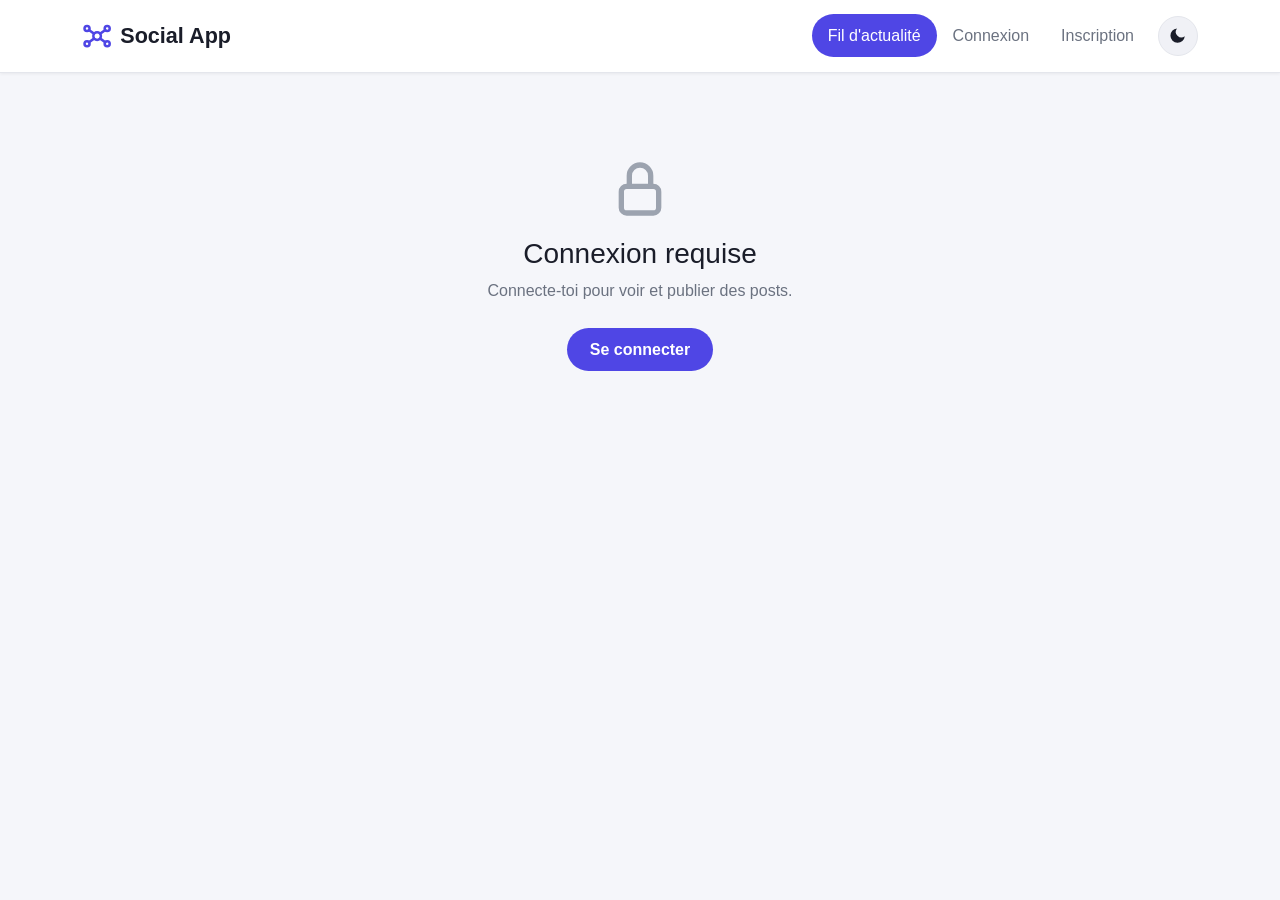
<file: frontend/index.html>
<!DOCTYPE html>
<html lang="fr">
<head>
    <meta charset="UTF-8" />
    <meta name="viewport" content="width=device-width, initial-scale=1.0" />
    <title>Fil d'actualité - Social App</title>
    <script>
        (function() {
            const saved = localStorage.getItem('theme') || 'light';
            document.documentElement.setAttribute('data-theme', saved);
        })();
    </script>
    <link href="https://cdn.jsdelivr.net/npm/bootstrap@5.3.0/dist/css/bootstrap.min.css" rel="stylesheet" />
    <link rel="stylesheet" href="css/style.css" />
</head>
<body>

    <nav class="navbar navbar-expand-lg">
        <div class="container">
            <a class="navbar-brand" href="index.html">
                <span class="icon" data-icon="hub"></span> Social App
            </a>
            <button class="navbar-toggler" type="button" data-bs-toggle="collapse" data-bs-target="#navbarNav">
                <span class="navbar-toggler-icon"></span>
            </button>
            <div class="collapse navbar-collapse" id="navbarNav">
                <ul class="navbar-nav ms-auto align-items-center">
                    <li class="nav-item"><a class="nav-link active" href="index.html">Fil d'actualité</a></li>
                    <li class="nav-item" id="profile-link"><a class="nav-link" href="profile.html">Mon profil</a></li>
                    <li class="nav-item" id="login-link"><a class="nav-link" href="login.html">Connexion</a></li>
                    <li class="nav-item" id="register-link"><a class="nav-link" href="register.html">Inscription</a></li>
                    <li class="nav-item" id="logout-link" style="display:none;"><a class="nav-link" href="#" id="logoutBtn">Déconnexion</a></li>
                    <li class="nav-item">
                        <button class="theme-toggle-btn ms-2" id="themeToggleBtn" title="Changer de theme">
                            <span class="icon" data-icon="dark_mode" id="themeIcon"></span>
                        </button>
                    </li>
                </ul>
            </div>
        </div>
    </nav>

    <main class="container my-4" style="max-width: 680px;">
        <div id="auth-required" class="empty-state d-none">
            <span class="icon" data-icon="lock" style="width:4rem;height:4rem;color:var(--text-light);margin:0 auto 1rem;"></span>
            <h3>Connexion requise</h3>
            <p>Connecte-toi pour voir et publier des posts.</p>
            <a href="login.html" class="btn btn-primary mt-2">Se connecter</a>
        </div>

        <div id="feed-content" class="d-none">
            <div class="create-post-box">
                <textarea id="postContent" placeholder="Quoi de neuf ?"></textarea>
                <div class="create-post-footer">
                    <button class="btn btn-primary" id="publishBtn">
                        <span class="icon" data-icon="send"></span> Publier
                    </button>
                </div>
            </div>

            <div id="loading-state" class="text-center py-4">
                <div class="spinner-border"></div>
            </div>

            <div id="posts-list"></div>

            <div id="no-posts" class="empty-state d-none">
                <span class="icon" data-icon="chat_bubble" style="width:4rem;height:4rem;color:var(--text-light);margin:0 auto 1rem;"></span>
                <h3>Aucun post pour l'instant</h3>
                <p>Suis des utilisateurs ou publie ton premier post !</p>
            </div>
        </div>
    </main>

    <script src="https://cdn.jsdelivr.net/npm/bootstrap@5.3.0/dist/js/bootstrap.bundle.min.js"></script>
    <script type="module">
        import { isAuthenticated, logout } from './js/auth.js';
        import { loadFeed, createPost, likePost, unlikePost, addComment } from './js/posts.js';
        import { getMyProfile, followUser, unfollowUser } from './js/profile.js';
        import { initTheme, toggleTheme, updateThemeIcon } from './js/theme.js';
        import { renderIcons } from './js/icons.js';

        let myProfile = null;

        const currentTheme = initTheme();
        const themeIcon = document.getElementById('themeIcon');
        updateThemeIcon(themeIcon, currentTheme);
        document.getElementById('themeToggleBtn').addEventListener('click', () => {
            updateThemeIcon(themeIcon, toggleTheme());
        });

        function updateAuthUI() {
            const isAuth = isAuthenticated();
            document.getElementById('login-link').style.display = isAuth ? 'none' : 'block';
            document.getElementById('register-link').style.display = isAuth ? 'none' : 'block';
            document.getElementById('profile-link').style.display = isAuth ? 'block' : 'none';
            document.getElementById('logout-link').style.display = isAuth ? 'block' : 'none';
            document.getElementById('auth-required').classList.toggle('d-none', isAuth);
            document.getElementById('feed-content').classList.toggle('d-none', !isAuth);
        }

        document.getElementById('logoutBtn')?.addEventListener('click', (e) => {
            e.preventDefault();
            logout();
            window.location.href = 'index.html';
        });

        function timeAgo(dateStr) {
            const diff = Math.floor((Date.now() - new Date(dateStr)) / 1000);
            if (diff < 60) return "à l'instant";
            if (diff < 3600) return `il y a ${Math.floor(diff / 60)} min`;
            if (diff < 86400) return `il y a ${Math.floor(diff / 3600)} h`;
            return new Date(dateStr).toLocaleDateString();
        }

        function initials(name) {
            return name.split(' ').map(n => n[0]).join('').substring(0, 2).toUpperCase();
        }

        function renderPost(post, myId) {
            const avatarHtml = post.author_avatar
                ? `<img src="${post.author_avatar}" class="post-avatar" style="object-fit:cover;">`
                : `<div class="post-avatar">${initials(post.author_name)}</div>`;

            const isOwnPost = post.author === myId;
            const followBtnHtml = isOwnPost ? '' : `
                <button class="btn-follow ${post.is_following_author ? 'following' : ''}" data-author-id="${post.author}">
                    ${post.is_following_author ? 'Abonné' : 'Suivre'}
                </button>
            `;

            return `
                <div class="post-card" data-post-id="${post.id}">
                    <div class="post-header">
                        <a href="profile.html?id=${post.author}" class="author-link">
                            ${avatarHtml}
                            <div>
                                <div class="post-author">${post.author_name}</div>
                                <div class="post-date">${timeAgo(post.created_at)}</div>
                            </div>
                        </a>
                        ${followBtnHtml}
                    </div>
                    <div class="post-content">${post.content}</div>
                    <div class="post-actions">
                        <button class="post-action-btn like-btn ${post.is_liked ? 'liked' : ''}" data-id="${post.id}">
                            <span class="icon" data-icon="${post.is_liked ? 'favorite_filled' : 'favorite'}"></span>
                            <span class="likes-count">${post.likes_count}</span>
                        </button>
                        <button class="post-action-btn toggle-comments-btn" data-id="${post.id}">
                            <span class="icon" data-icon="chat_bubble"></span>
                            <span>${post.comments.length}</span>
                        </button>
                    </div>
                    <div class="comments-section d-none" id="comments-${post.id}">
                        ${post.comments.map(c => `
                            <div class="comment-item">
                                <span class="comment-author">${c.author_name}</span> ${c.content}
                            </div>
                        `).join('')}
                        <div class="comment-form">
                            <input type="text" placeholder="Ajouter un commentaire..." class="comment-input" data-id="${post.id}">
                            <button class="submit-comment-btn" data-id="${post.id}">
                                <span class="icon" data-icon="send"></span>
                            </button>
                        </div>
                    </div>
                </div>
            `;
        }

        function attachPostEvents() {
            document.querySelectorAll('.like-btn').forEach(btn => {
                btn.addEventListener('click', async () => {
                    const id = btn.dataset.id;
                    const isLiked = btn.classList.contains('liked');
                    const countSpan = btn.querySelector('.likes-count');
                    const iconSpan = btn.querySelector('.icon');
                    let count = parseInt(countSpan.textContent);

                    if (isLiked) {
                        await unlikePost(id);
                        btn.classList.remove('liked');
                        iconSpan.dataset.icon = 'favorite';
                        countSpan.textContent = count - 1;
                    } else {
                        await likePost(id);
                        btn.classList.add('liked');
                        iconSpan.dataset.icon = 'favorite_filled';
                        countSpan.textContent = count + 1;
                    }
                    renderIcons(btn);
                });
            });

            document.querySelectorAll('.toggle-comments-btn').forEach(btn => {
                btn.addEventListener('click', () => {
                    const section = document.getElementById(`comments-${btn.dataset.id}`);
                    section.classList.toggle('d-none');
                });
            });

            document.querySelectorAll('.submit-comment-btn').forEach(btn => {
                btn.addEventListener('click', async () => {
                    const id = btn.dataset.id;
                    const input = document.querySelector(`.comment-input[data-id="${id}"]`);
                    const content = input.value.trim();
                    if (!content) return;

                    const success = await addComment(id, content);
                    if (success) {
                        input.value = '';
                        await refreshFeed();
                    }
                });
            });

            document.querySelectorAll('.btn-follow').forEach(btn => {
                btn.addEventListener('click', async () => {
                    const authorId = btn.dataset.authorId;
                    const isFollowing = btn.classList.contains('following');

                    if (isFollowing) {
                        await unfollowUser(authorId);
                        btn.classList.remove('following');
                        btn.textContent = 'Suivre';
                    } else {
                        await followUser(authorId);
                        btn.classList.add('following');
                        btn.textContent = 'Abonné';
                    }
                });
            });
        }

        async function refreshFeed() {
            const posts = await loadFeed();
            const container = document.getElementById('posts-list');
            const noPosts = document.getElementById('no-posts');

            document.getElementById('loading-state').classList.add('d-none');

            if (!posts || posts.length === 0) {
                container.innerHTML = '';
                noPosts.classList.remove('d-none');
                return;
            }
            noPosts.classList.add('d-none');
            container.innerHTML = posts.map(p => renderPost(p, myProfile ? myProfile.id : null)).join('');
            renderIcons(container);
            attachPostEvents();
        }

        document.getElementById('publishBtn').addEventListener('click', async () => {
            const textarea = document.getElementById('postContent');
            const content = textarea.value.trim();
            if (!content) return;

            const btn = document.getElementById('publishBtn');
            btn.disabled = true;

            const result = await createPost(content);
            btn.disabled = false;

            if (result.success) {
                textarea.value = '';
                await refreshFeed();
            }
        });

        async function init() {
            updateAuthUI();
            renderIcons();
            if (isAuthenticated()) {
                myProfile = await getMyProfile();
                await refreshFeed();
            }
        }

        init();
    </script>
</body>
</html>
</file>
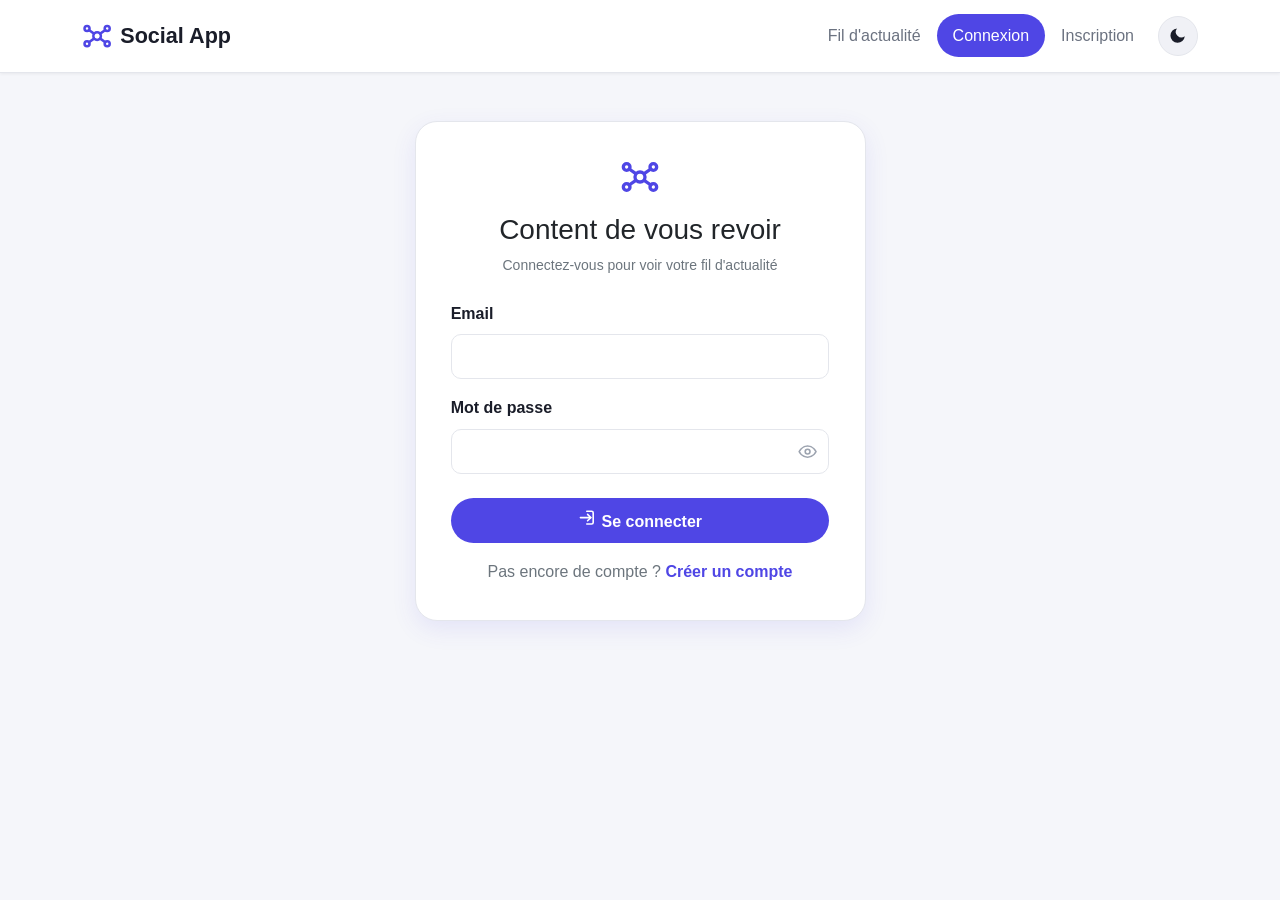
<file: frontend/login.html>
<!DOCTYPE html>
<html lang="fr">
<head>
    <meta charset="UTF-8" />
    <meta name="viewport" content="width=device-width, initial-scale=1.0" />
    <title>Connexion - Social App</title>
    <script>
        (function() {
            const saved = localStorage.getItem('theme') || 'light';
            document.documentElement.setAttribute('data-theme', saved);
        })();
    </script>
    <link href="https://cdn.jsdelivr.net/npm/bootstrap@5.3.0/dist/css/bootstrap.min.css" rel="stylesheet" />
    <link rel="stylesheet" href="css/style.css" />
</head>
<body>

    <nav class="navbar navbar-expand-lg">
        <div class="container">
            <a class="navbar-brand" href="index.html">
                <span class="icon" data-icon="hub"></span> Social App
            </a>
            <button class="navbar-toggler" type="button" data-bs-toggle="collapse" data-bs-target="#navbarNav">
                <span class="navbar-toggler-icon"></span>
            </button>
            <div class="collapse navbar-collapse" id="navbarNav">
                <ul class="navbar-nav ms-auto align-items-center">
                    <li class="nav-item"><a class="nav-link" href="index.html">Fil d'actualité</a></li>
                    <li class="nav-item"><a class="nav-link active" href="login.html">Connexion</a></li>
                    <li class="nav-item"><a class="nav-link" href="register.html">Inscription</a></li>
                    <li class="nav-item">
                        <button class="theme-toggle-btn ms-2" id="themeToggleBtn" title="Changer de theme">
                            <span class="icon" data-icon="dark_mode" id="themeIcon"></span>
                        </button>
                    </li>
                </ul>
            </div>
        </div>
    </nav>

    <main class="container my-5 flex-grow-1">
        <div class="row justify-content-center">
            <div class="col-md-7 col-lg-5">
                <div class="card auth-card">
                    <div class="card-body">
                        <div class="text-center mb-4">
                            <span class="icon" data-icon="hub" style="width:2.5rem;height:2.5rem;color:var(--accent);"></span>
                            <h1 class="h3 mt-2">Content de vous revoir</h1>
                            <p class="text-secondary small">Connectez-vous pour voir votre fil d'actualité</p>
                        </div>
                        <form id="loginForm">
                            <div class="mb-3">
                                <label for="email" class="form-label fw-semibold">Email</label>
                                <input type="text" class="form-control" id="email" autocomplete="username" required />
                            </div>
                            <div class="mb-3">
                                <label for="password" class="form-label fw-semibold">Mot de passe</label>
                                <div class="password-wrapper">
                                    <input type="password" class="form-control" id="password" autocomplete="current-password" required />
                                    <button type="button" class="password-toggle" data-target="password">
                                        <span class="icon" data-icon="visibility"></span>
                                    </button>
                                </div>
                            </div>
                            <button type="submit" class="btn btn-primary w-100 mt-2" id="loginBtn">
                                <span class="icon" data-icon="login"></span> Se connecter
                            </button>
                        </form>
                        <div id="message" class="alert mt-3 d-none" role="alert"></div>
                        <p class="text-center text-secondary mt-3 mb-0">
                            Pas encore de compte ? <a href="register.html" style="color:var(--accent);font-weight:600;">Créer un compte</a>
                        </p>
                    </div>
                </div>
            </div>
        </div>
    </main>

    <script src="https://cdn.jsdelivr.net/npm/bootstrap@5.3.0/dist/js/bootstrap.bundle.min.js"></script>
    <script type="module">
        import { login, isAuthenticated } from './js/auth.js';
        import { initTheme, toggleTheme, updateThemeIcon } from './js/theme.js';
        import { renderIcons } from './js/icons.js';

        const currentTheme = initTheme();
        const themeIcon = document.getElementById('themeIcon');
        updateThemeIcon(themeIcon, currentTheme);
        document.getElementById('themeToggleBtn').addEventListener('click', () => {
            updateThemeIcon(themeIcon, toggleTheme());
        });

        document.querySelectorAll('.password-toggle').forEach(btn => {
            btn.addEventListener('click', () => {
                const input = document.getElementById(btn.dataset.target);
                const iconSpan = btn.querySelector('.icon');
                if (input.type === 'password') {
                    input.type = 'text';
                    iconSpan.dataset.icon = 'visibility_off';
                } else {
                    input.type = 'password';
                    iconSpan.dataset.icon = 'visibility';
                }
                renderIcons(btn);
            });
        });

        function showMessage(text, type) {
            const msg = document.getElementById('message');
            msg.textContent = text;
            msg.className = `alert alert-${type} mt-3`;
        }

        if (isAuthenticated()) window.location.href = 'index.html';

        document.getElementById('loginForm').addEventListener('submit', async (e) => {
            e.preventDefault();
            const btn = document.getElementById('loginBtn');
            const email = document.getElementById('email').value.trim();
            const password = document.getElementById('password').value;

            btn.disabled = true;
            btn.innerHTML = '<span class="spinner-border spinner-border-sm"></span> Connexion...';

            const result = await login(email, password);
            if (result === "Connexion réussie") {
                showMessage(result, 'success');
                setTimeout(() => window.location.href = 'index.html', 800);
            } else {
                showMessage(result, 'danger');
                btn.disabled = false;
                btn.innerHTML = '<span class="icon" data-icon="login"></span> Se connecter';
                renderIcons(btn);
            }
        });

        renderIcons();
    </script>
</body>
</html>
</file>
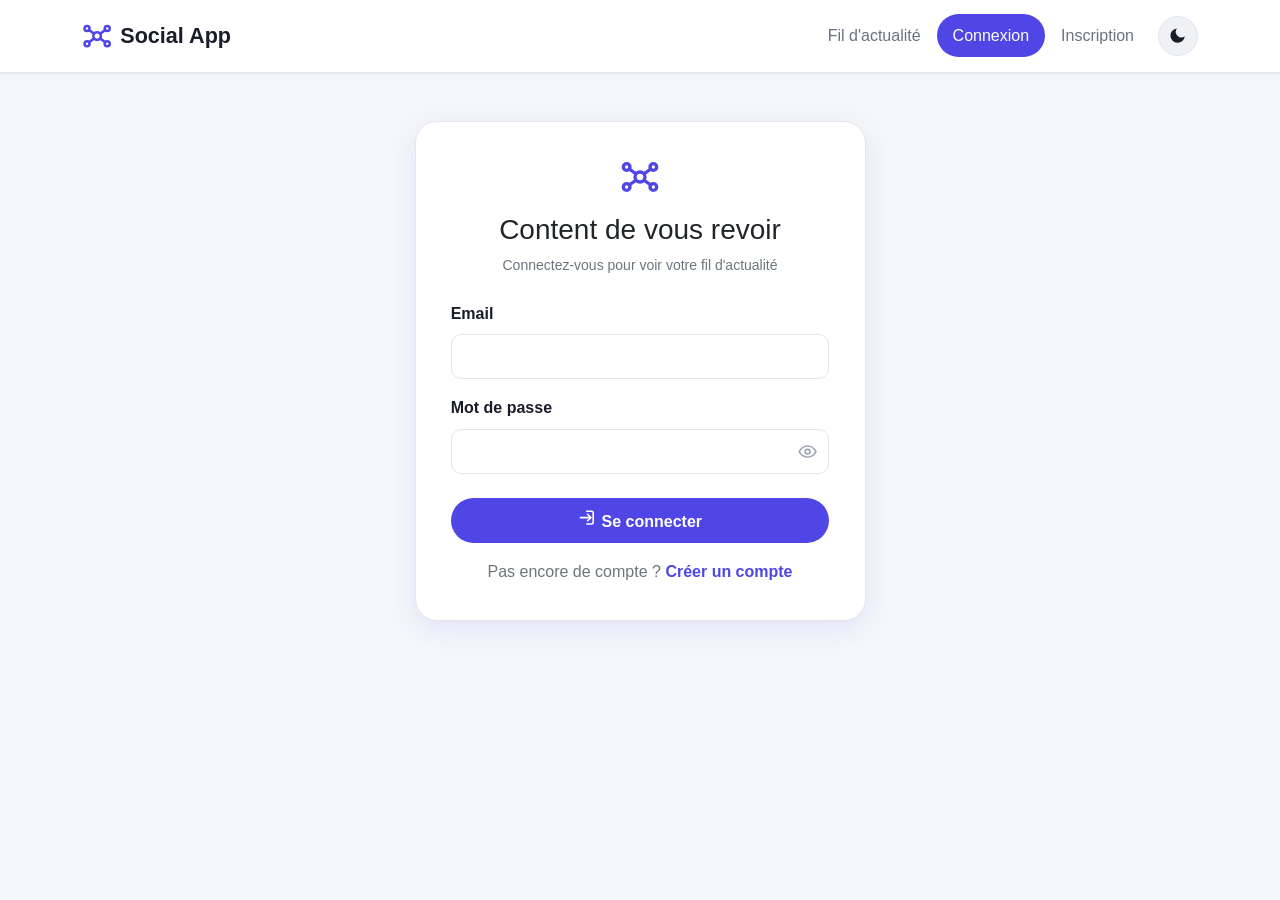
<file: frontend/profile.html>
<!DOCTYPE html>
<html lang="fr">
<head>
    <meta charset="UTF-8" />
    <meta name="viewport" content="width=device-width, initial-scale=1.0" />
    <title>Profil - Social App</title>
    <script>
        (function() {
            const saved = localStorage.getItem('theme') || 'light';
            document.documentElement.setAttribute('data-theme', saved);
        })();
    </script>
    <link href="https://cdn.jsdelivr.net/npm/bootstrap@5.3.0/dist/css/bootstrap.min.css" rel="stylesheet" />
    <link rel="stylesheet" href="css/style.css" />
</head>
<body>

    <nav class="navbar navbar-expand-lg">
        <div class="container">
            <a class="navbar-brand" href="index.html">
                <span class="icon" data-icon="hub"></span> Social App
            </a>
            <button class="navbar-toggler" type="button" data-bs-toggle="collapse" data-bs-target="#navbarNav">
                <span class="navbar-toggler-icon"></span>
            </button>
            <div class="collapse navbar-collapse" id="navbarNav">
                <ul class="navbar-nav ms-auto align-items-center">
                    <li class="nav-item"><a class="nav-link" href="index.html">Fil d'actualité</a></li>
                    <li class="nav-item"><a class="nav-link active" href="profile.html">Mon profil</a></li>
                    <li class="nav-item"><a class="nav-link" href="#" id="logoutBtn">Déconnexion</a></li>
                    <li class="nav-item">
                        <button class="theme-toggle-btn ms-2" id="themeToggleBtn" title="Changer de theme">
                            <span class="icon" data-icon="dark_mode" id="themeIcon"></span>
                        </button>
                    </li>
                </ul>
            </div>
        </div>
    </nav>

    <main class="container my-4" style="max-width: 680px;">
        <div id="profile-content"></div>
        <div id="user-posts"></div>
    </main>

    <script src="https://cdn.jsdelivr.net/npm/bootstrap@5.3.0/dist/js/bootstrap.bundle.min.js"></script>
    <script type="module">
        import { isAuthenticated, logout } from './js/auth.js';
        import { getMyProfile, getUserProfile, uploadAvatar, followUser, unfollowUser } from './js/profile.js';
        import { getUserPosts, likePost, unlikePost, addComment } from './js/posts.js';
        import { initTheme, toggleTheme, updateThemeIcon } from './js/theme.js';
        import { renderIcons } from './js/icons.js';

        const currentTheme = initTheme();
        const themeIcon = document.getElementById('themeIcon');
        updateThemeIcon(themeIcon, currentTheme);
        document.getElementById('themeToggleBtn').addEventListener('click', () => {
            updateThemeIcon(themeIcon, toggleTheme());
        });

        if (!isAuthenticated()) {
            window.location.href = 'login.html';
        }

        document.getElementById('logoutBtn').addEventListener('click', (e) => {
            e.preventDefault();
            logout();
            window.location.href = 'index.html';
        });

        function initials(name) {
            return name.split(' ').map(n => n[0]).join('').substring(0, 2).toUpperCase();
        }

        const params = new URLSearchParams(window.location.search);
        const viewedUserId = params.get('id');

        let isOwnProfile = true;
        let profileUserId = null;

        async function displayProfile() {
            const myProfile = await getMyProfile();
            isOwnProfile = !viewedUserId || parseInt(viewedUserId) === myProfile.id;
            profileUserId = isOwnProfile ? myProfile.id : parseInt(viewedUserId);

            const profile = isOwnProfile ? myProfile : await getUserProfile(profileUserId);
            const container = document.getElementById('profile-content');

            if (!profile) {
                container.innerHTML = `<div class="alert alert-danger">Impossible de charger le profil</div>`;
                return;
            }

            const avatarHtml = profile.avatar
                ? `<img src="${profile.avatar}" class="profile-avatar-large" style="object-fit:cover;">`
                : `<div class="profile-avatar-large">${initials(profile.name)}</div>`;

            const avatarWrapper = isOwnProfile
                ? `<label for="avatarInput" style="cursor:pointer;display:inline-block;">${avatarHtml}</label>
                   <input type="file" id="avatarInput" accept="image/*" class="d-none">`
                : avatarHtml;

            const followBtnHtml = isOwnProfile ? '' : `
                <button class="btn-follow ${profile.is_following ? 'following' : ''}" id="profileFollowBtn" style="margin:1rem auto 0;display:block;">
                    ${profile.is_following ? 'Abonné' : 'Suivre'}
                </button>
            `;

            container.innerHTML = `
                <div class="profile-header">
                    ${avatarWrapper}
                    <h3>${profile.name}</h3>
                    <p class="text-secondary">${profile.bio || "Aucune bio pour l'instant"}</p>
                    <div class="profile-stats">
                        <div>
                            <div class="profile-stat-value">${profile.followers_count}</div>
                            <div class="profile-stat-label">Abonnés</div>
                        </div>
                        <div>
                            <div class="profile-stat-value">${profile.following_count}</div>
                            <div class="profile-stat-label">Abonnements</div>
                        </div>
                    </div>
                    ${followBtnHtml}
                </div>
            `;

            if (isOwnProfile) {
                document.getElementById('avatarInput').addEventListener('change', async (e) => {
                    const file = e.target.files[0];
                    if (!file) return;
                    const updated = await uploadAvatar(file);
                    if (updated) await displayProfile();
                });
            } else {
                document.getElementById('profileFollowBtn').addEventListener('click', async function() {
                    const isFollowing = this.classList.contains('following');
                    if (isFollowing) {
                        await unfollowUser(profileUserId);
                        this.classList.remove('following');
                        this.textContent = 'Suivre';
                    } else {
                        await followUser(profileUserId);
                        this.classList.add('following');
                        this.textContent = 'Abonné';
                    }
                });
            }
        }

        function timeAgo(dateStr) {
            const diff = Math.floor((Date.now() - new Date(dateStr)) / 1000);
            if (diff < 60) return "à l'instant";
            if (diff < 3600) return `il y a ${Math.floor(diff / 60)} min`;
            if (diff < 86400) return `il y a ${Math.floor(diff / 3600)} h`;
            return new Date(dateStr).toLocaleDateString();
        }

        function renderProfilePost(post) {
            return `
                <div class="post-card" data-post-id="${post.id}">
                    <div class="post-content">${post.content}</div>
                    <div class="post-date">${timeAgo(post.created_at)}</div>
                    <div class="post-actions">
                        <button class="post-action-btn like-btn ${post.is_liked ? 'liked' : ''}" data-id="${post.id}">
                            <span class="icon" data-icon="${post.is_liked ? 'favorite_filled' : 'favorite'}"></span>
                            <span class="likes-count">${post.likes_count}</span>
                        </button>
                        <button class="post-action-btn toggle-comments-btn" data-id="${post.id}">
                            <span class="icon" data-icon="chat_bubble"></span>
                            <span>${post.comments.length}</span>
                        </button>
                    </div>
                    <div class="comments-section d-none" id="comments-${post.id}">
                        ${post.comments.map(c => `
                            <div class="comment-item">
                                <span class="comment-author">${c.author_name}</span> ${c.content}
                            </div>
                        `).join('')}
                        <div class="comment-form">
                            <input type="text" placeholder="Ajouter un commentaire..." class="comment-input" data-id="${post.id}">
                            <button class="submit-comment-btn" data-id="${post.id}">
                                <span class="icon" data-icon="send"></span>
                            </button>
                        </div>
                    </div>
                </div>
            `;
        }

        function attachPostEvents() {
            document.querySelectorAll('.like-btn').forEach(btn => {
                btn.addEventListener('click', async () => {
                    const id = btn.dataset.id;
                    const isLiked = btn.classList.contains('liked');
                    const countSpan = btn.querySelector('.likes-count');
                    const iconSpan = btn.querySelector('.icon');
                    let count = parseInt(countSpan.textContent);

                    if (isLiked) {
                        await unlikePost(id);
                        btn.classList.remove('liked');
                        iconSpan.dataset.icon = 'favorite';
                        countSpan.textContent = count - 1;
                    } else {
                        await likePost(id);
                        btn.classList.add('liked');
                        iconSpan.dataset.icon = 'favorite_filled';
                        countSpan.textContent = count + 1;
                    }
                    renderIcons(btn);
                });
            });

            document.querySelectorAll('.toggle-comments-btn').forEach(btn => {
                btn.addEventListener('click', () => {
                    const section = document.getElementById(`comments-${btn.dataset.id}`);
                    section.classList.toggle('d-none');
                });
            });

            document.querySelectorAll('.submit-comment-btn').forEach(btn => {
                btn.addEventListener('click', async () => {
                    const id = btn.dataset.id;
                    const input = document.querySelector(`.comment-input[data-id="${id}"]`);
                    const content = input.value.trim();
                    if (!content) return;

                    const success = await addComment(id, content);
                    if (success) {
                        input.value = '';
                        await displayUserPosts();
                    }
                });
            });
        }

        async function displayUserPosts() {
            const posts = await getUserPosts(profileUserId);
            const container = document.getElementById('user-posts');

            container.innerHTML = `<h5 class="mb-3 mt-4">${isOwnProfile ? 'Mes publications' : 'Publications'}</h5>`;

            if (!posts || posts.length === 0) {
                container.innerHTML += `
                    <div class="empty-state">
                        <span class="icon" data-icon="chat_bubble" style="width:4rem;height:4rem;color:var(--text-light);margin:0 auto 1rem;"></span>
                        <h3>Aucune publication</h3>
                    </div>`;
                renderIcons(container);
                return;
            }

            container.innerHTML += posts.map(renderProfilePost).join('');
            renderIcons(container);
            attachPostEvents();
        }

        async function init() {
            await displayProfile();
            renderIcons(document.getElementById('profile-content'));
            await displayUserPosts();
        }

        init();
    </script>
</body>
</html>
</file>
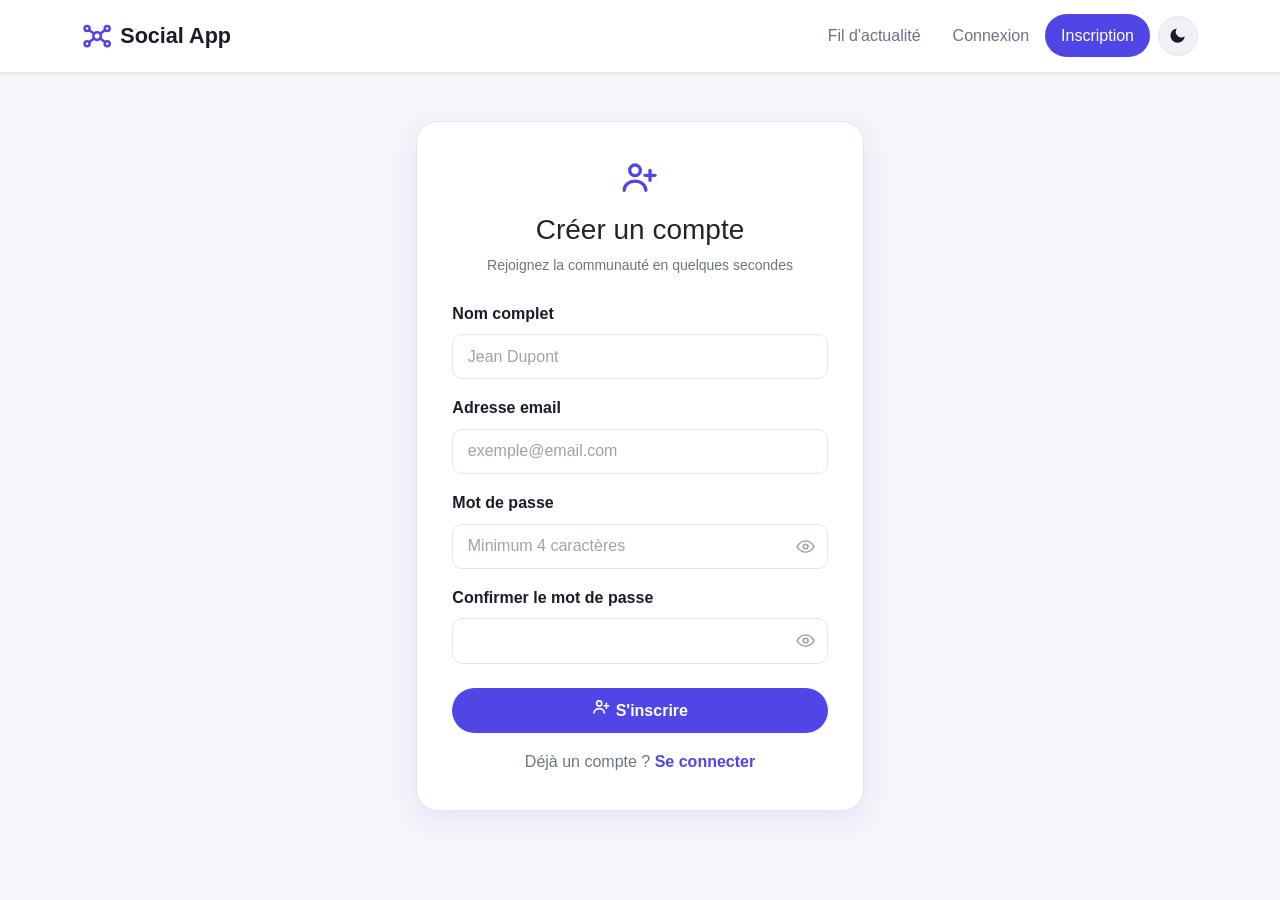
<file: frontend/register.html>
<!DOCTYPE html>
<html lang="fr">
<head>
    <meta charset="UTF-8" />
    <meta name="viewport" content="width=device-width, initial-scale=1.0" />
    <title>Inscription - Social App</title>
    <script>
        (function() {
            const saved = localStorage.getItem('theme') || 'light';
            document.documentElement.setAttribute('data-theme', saved);
        })();
    </script>
    <link href="https://cdn.jsdelivr.net/npm/bootstrap@5.3.0/dist/css/bootstrap.min.css" rel="stylesheet" />
    <link rel="stylesheet" href="css/style.css" />
</head>
<body>

    <nav class="navbar navbar-expand-lg">
        <div class="container">
            <a class="navbar-brand" href="index.html">
                <span class="icon" data-icon="hub"></span> Social App
            </a>
            <button class="navbar-toggler" type="button" data-bs-toggle="collapse" data-bs-target="#navbarNav">
                <span class="navbar-toggler-icon"></span>
            </button>
            <div class="collapse navbar-collapse" id="navbarNav">
                <ul class="navbar-nav ms-auto align-items-center">
                    <li class="nav-item"><a class="nav-link" href="index.html">Fil d'actualité</a></li>
                    <li class="nav-item"><a class="nav-link" href="login.html">Connexion</a></li>
                    <li class="nav-item"><a class="nav-link active" href="register.html">Inscription</a></li>
                    <li class="nav-item">
                        <button class="theme-toggle-btn ms-2" id="themeToggleBtn" title="Changer de theme">
                            <span class="icon" data-icon="dark_mode" id="themeIcon"></span>
                        </button>
                    </li>
                </ul>
            </div>
        </div>
    </nav>

    <main class="container my-4 my-md-5 px-3">
        <div class="row justify-content-center">
            <div class="col-12 col-sm-9 col-md-7 col-lg-5">
                <div class="card auth-card">
                    <div class="card-body">
                        <div class="text-center mb-4">
                            <span class="icon" data-icon="person_add" style="width:2.5rem;height:2.5rem;color:var(--accent);"></span>
                            <h1 class="h3 mt-2">Créer un compte</h1>
                            <p class="text-secondary small">Rejoignez la communauté en quelques secondes</p>
                        </div>

                        <form id="registerForm" novalidate>
                            <div class="mb-3">
                                <label for="name" class="form-label fw-semibold">Nom complet</label>
                                <input type="text" class="form-control" id="name" placeholder="Jean Dupont" required />
                            </div>
                            <div class="mb-3">
                                <label for="email" class="form-label fw-semibold">Adresse email</label>
                                <input type="email" class="form-control" id="email" placeholder="exemple@email.com" required />
                            </div>
                            <div class="mb-3">
                                <label for="password" class="form-label fw-semibold">Mot de passe</label>
                                <div class="password-wrapper">
                                    <input type="password" class="form-control" id="password" placeholder="Minimum 4 caractères" required />
                                    <button type="button" class="password-toggle" data-target="password">
                                        <span class="icon" data-icon="visibility"></span>
                                    </button>
                                </div>
                            </div>
                            <div class="mb-3">
                                <label for="confirmPassword" class="form-label fw-semibold">Confirmer le mot de passe</label>
                                <div class="password-wrapper">
                                    <input type="password" class="form-control" id="confirmPassword" required />
                                    <button type="button" class="password-toggle" data-target="confirmPassword">
                                        <span class="icon" data-icon="visibility"></span>
                                    </button>
                                </div>
                                <div id="matchHint" class="form-hint"></div>
                            </div>

                            <button type="submit" class="btn btn-primary w-100 mt-2" id="registerBtn">
                                <span class="icon" data-icon="person_add"></span> S'inscrire
                            </button>
                        </form>

                        <p class="text-center text-secondary mt-3 mb-0">
                            Déjà un compte ? <a href="login.html" style="color:var(--accent);font-weight:600;">Se connecter</a>
                        </p>
                    </div>
                </div>
            </div>
        </div>
    </main>

    <div class="modal fade" id="messageModal" tabindex="-1" data-bs-backdrop="static">
        <div class="modal-dialog modal-dialog-centered">
            <div class="modal-content">
                <div class="modal-header">
                    <h5 class="modal-title" id="messageModalTitle">Message</h5>
                    <button type="button" class="btn-close" data-bs-dismiss="modal"></button>
                </div>
                <div class="modal-body" id="messageModalBody"></div>
                <div class="modal-footer">
                    <button type="button" class="btn btn-secondary" data-bs-dismiss="modal">Fermer</button>
                </div>
            </div>
        </div>
    </div>

    <script src="https://cdn.jsdelivr.net/npm/bootstrap@5.3.0/dist/js/bootstrap.bundle.min.js"></script>
    <script type="module">
        import { register } from './js/auth.js';
        import { initTheme, toggleTheme, updateThemeIcon } from './js/theme.js';
        import { renderIcons } from './js/icons.js';

        const currentTheme = initTheme();
        const themeIcon = document.getElementById('themeIcon');
        updateThemeIcon(themeIcon, currentTheme);
        document.getElementById('themeToggleBtn').addEventListener('click', () => {
            updateThemeIcon(themeIcon, toggleTheme());
        });

        document.querySelectorAll('.password-toggle').forEach(btn => {
            btn.addEventListener('click', () => {
                const input = document.getElementById(btn.dataset.target);
                const iconSpan = btn.querySelector('.icon');
                if (input.type === 'password') {
                    input.type = 'text';
                    iconSpan.dataset.icon = 'visibility_off';
                } else {
                    input.type = 'password';
                    iconSpan.dataset.icon = 'visibility';
                }
                renderIcons(btn);
            });
        });

        const pwd = document.getElementById('password');
        const confirmPwd = document.getElementById('confirmPassword');
        const matchHint = document.getElementById('matchHint');

        function checkMatch() {
            if (!confirmPwd.value) {
                matchHint.textContent = '';
                matchHint.className = 'form-hint';
                return;
            }
            if (pwd.value === confirmPwd.value) {
                matchHint.textContent = 'Les mots de passe correspondent';
                matchHint.className = 'form-hint text-success';
            } else {
                matchHint.textContent = 'Les mots de passe ne correspondent pas';
                matchHint.className = 'form-hint text-danger';
            }
        }
        pwd.addEventListener('input', checkMatch);
        confirmPwd.addEventListener('input', checkMatch);

        function showModal(title, message, isSuccess = true) {
            document.getElementById('messageModalTitle').textContent = title;
            document.getElementById('messageModalBody').innerHTML = `
                <div class="alert ${isSuccess ? 'alert-success' : 'alert-danger'} mb-0">${message}</div>
            `;
            new bootstrap.Modal(document.getElementById('messageModal')).show();
        }

        document.getElementById('registerForm').addEventListener('submit', async (e) => {
            e.preventDefault();

            const name = document.getElementById('name').value.trim();
            const email = document.getElementById('email').value.trim();
            const password = document.getElementById('password').value;
            const confirmPassword = document.getElementById('confirmPassword').value;

            if (!name || !email || !password || !confirmPassword) {
                showModal('Champs manquants', 'Veuillez remplir tous les champs.', false);
                return;
            }
            if (!email.includes('@') || !email.includes('.')) {
                showModal('Email invalide', 'Veuillez entrer une adresse email valide.', false);
                return;
            }
            if (password.length < 4) {
                showModal('Mot de passe trop court', 'Le mot de passe doit contenir au moins 4 caractères.', false);
                return;
            }
            if (password !== confirmPassword) {
                showModal('Mots de passe différents', 'Les mots de passe ne correspondent pas.', false);
                return;
            }

            const btn = document.getElementById('registerBtn');
            btn.disabled = true;
            btn.innerHTML = '<span class="spinner-border spinner-border-sm"></span> Création...';

            try {
                const result = await register(name, email, password);
                btn.disabled = false;
                btn.innerHTML = '<span class="icon" data-icon="person_add"></span> S\'inscrire';
                renderIcons(btn);

                if (result === "Compte créé avec succès") {
                    showModal('Inscription réussie', 'Votre compte a été créé. Vous pouvez maintenant vous connecter.', true);
                    document.getElementById('registerForm').reset();
                    matchHint.textContent = '';
                    setTimeout(() => window.location.href = 'login.html', 1800);
                } else {
                    showModal('Erreur', typeof result === 'string' ? result : 'Une erreur est survenue.', false);
                }
            } catch (err) {
                btn.disabled = false;
                btn.innerHTML = '<span class="icon" data-icon="person_add"></span> S\'inscrire';
                renderIcons(btn);
                showModal('Erreur réseau', 'Impossible de contacter le serveur.', false);
            }
        });

        renderIcons();
    </script>
</body>
</html>
</file>
<file: frontend/css/style.css>
:root {
    --bg: #f5f6fa;
    --surface: #ffffff;
    --surface-hover: #f0f1f6;
    --border: #e4e6ec;
    --border-strong: #d4d7e0;

    --accent: #4f46e5;
    --accent-dark: #4338ca;
    --accent-light: #eef0ff;
    --accent2: #14b8a6;

    --success: #10b981;
    --danger: #ef4444;

    --text: #1a1d29;
    --text-secondary: #6b7280;
    --text-light: #9ca3af;

    --shadow-sm: 0 1px 3px rgba(0,0,0,0.06);
    --shadow-md: 0 8px 24px rgba(79,70,229,0.10);
    --shadow-lg: 0 16px 40px rgba(79,70,229,0.14);
    --radius-sm: 10px;
    --radius-md: 16px;
    --radius-lg: 22px;
}

[data-theme="dark"] {
    --bg: #0f1117;
    --surface: #171a23;
    --surface-hover: #1f2330;
    --border: #2a2e3b;
    --border-strong: #3a3f4f;

    --accent: #818cf8;
    --accent-dark: #6366f1;
    --accent-light: #22263a;
    --accent2: #2dd4bf;

    --success: #34d399;
    --danger: #f87171;

    --text: #f3f4f6;
    --text-secondary: #9ca3af;
    --text-light: #6b7280;

    --shadow-sm: 0 1px 3px rgba(0,0,0,0.3);
    --shadow-md: 0 8px 24px rgba(0,0,0,0.35);
    --shadow-lg: 0 16px 40px rgba(0,0,0,0.45);
}

* { margin:0; padding:0; box-sizing:border-box; }
html, body { height:100%; }

body {
    font-family: 'Segoe UI', -apple-system, BlinkMacSystemFont, Roboto, sans-serif;
    background: var(--bg);
    color: var(--text);
    display: flex;
    flex-direction: column;
    min-height: 100vh;
    line-height: 1.6;
    transition: background 0.3s ease, color 0.3s ease;
}

main { flex:1; }
a { text-decoration:none; }



   .icon {
    display: inline-flex;
    align-items: center;
    justify-content: center;
    width: 1.2em;
    height: 1.2em;
    flex-shrink: 0;
}
.icon svg { width: 100%; height: 100%; }
.navbar-brand .icon { color: var(--accent); width: 1.4em; height: 1.4em; }
.post-action-btn.liked { color: #e0245e; }

/* NAVBAR */
.navbar {
    background: var(--surface) !important;
    border-bottom: 1px solid var(--border);
    padding: 0.85rem 0;
    box-shadow: var(--shadow-sm);
    transition: background 0.3s ease, border-color 0.3s ease;
}
.navbar-brand {
    font-weight: 800;
    font-size: 1.35rem;
    color: var(--text) !important;
    display: inline-flex;
    align-items: center;
    gap: 0.5rem;
}
.navbar-brand .material-symbols-outlined { color: var(--accent); font-size: 1.5rem; }

.nav-link {
    color: var(--text-secondary) !important;
    font-weight: 500;
    padding: 0.55rem 1rem !important;
    border-radius: 30px;
    transition: all 0.2s ease;
}
.nav-link:hover { color: var(--text) !important; background: var(--surface-hover); }
.nav-link.active { color: #fff !important; background: var(--accent); }

.navbar-toggler { border-color: var(--border-strong) !important; }
[data-theme="dark"] .navbar-toggler-icon { filter: invert(1); }

.theme-toggle-btn {
    background: var(--surface-hover);
    border: 1px solid var(--border);
    color: var(--text);
    width: 40px;
    height: 40px;
    border-radius: 50%;
    display: flex;
    align-items: center;
    justify-content: center;
    cursor: pointer;
    transition: all 0.25s ease;
}
.theme-toggle-btn:hover { background: var(--accent-light); color: var(--accent); border-color: var(--accent); }

/* FORMS */
.form-control, .form-select {
    background: var(--surface);
    border: 1.5px solid var(--border);
    color: var(--text);
    border-radius: var(--radius-sm);
    padding: 0.6rem 0.9rem;
    transition: all 0.2s ease;
}
.form-control::placeholder { color: var(--text-light); }
.form-control:focus {
    background: var(--surface);
    border-color: var(--accent);
    box-shadow: 0 0 0 4px var(--accent-light);
    outline: none;
    color: var(--text);
}
.form-label { color: var(--text); font-weight: 500; }

/* AUTH CARD */
.auth-card {
    border: 1px solid var(--border);
    border-radius: var(--radius-lg);
    background: var(--surface);
    box-shadow: var(--shadow-md);
}
.auth-card .card-body { padding: 2.2rem; }

.password-wrapper { position: relative; display: flex; align-items: center; }
.password-wrapper .form-control { padding-right: 44px; width: 100%; }
.password-toggle {
    position: absolute;
    right: 6px;
    background: transparent;
    border: none;
    color: var(--text-light);
    width: 32px;
    height: 32px;
    display: flex;
    align-items: center;
    justify-content: center;
    border-radius: 50%;
    cursor: pointer;
}
.password-toggle:hover { color: var(--accent); background: var(--accent-light); }
.form-hint { font-size: 0.78rem; color: var(--text-light); margin-top: 0.3rem; }

/* BUTTONS */
.btn-primary {
    background: var(--accent) !important;
    color: #fff !important;
    border: none !important;
    padding: 0.6rem 1.4rem;
    border-radius: 30px;
    font-weight: 600;
    transition: all 0.2s ease;
}
.btn-primary:hover { background: var(--accent-dark) !important; transform: translateY(-1px); box-shadow: var(--shadow-md); }

.btn-outline-custom {
    background: transparent;
    border: 1.5px solid var(--border-strong);
    color: var(--text);
    padding: 0.55rem 1.3rem;
    border-radius: 30px;
    font-weight: 600;
    transition: all 0.2s ease;
}
.btn-outline-custom:hover { border-color: var(--accent); color: var(--accent); }

.btn-following {
    background: var(--accent-light);
    color: var(--accent);
    border: 1.5px solid var(--accent);
}

/* CREATE POST */
.create-post-box {
    border: 1px solid var(--border);
    border-radius: var(--radius-md);
    background: var(--surface);
    padding: 1.2rem;
    margin-bottom: 1.5rem;
    box-shadow: var(--shadow-sm);
}
.create-post-box textarea {
    resize: none;
    border: none;
    background: transparent;
    color: var(--text);
    width: 100%;
    min-height: 70px;
    font-size: 0.95rem;
    outline: none;
}
.create-post-box textarea::placeholder { color: var(--text-light); }
.create-post-footer {
    display: flex;
    justify-content: flex-end;
    padding-top: 0.8rem;
    border-top: 1px solid var(--border);
    margin-top: 0.5rem;
}

/* POST CARD */
.post-card {
    border: 1px solid var(--border);
    border-radius: var(--radius-md);
    background: var(--surface);
    padding: 1.3rem;
    margin-bottom: 1.2rem;
    box-shadow: var(--shadow-sm);
    transition: box-shadow 0.2s ease;
}
.post-card:hover { box-shadow: var(--shadow-md); }

.post-header { display: flex; align-items: center; gap: 0.7rem; margin-bottom: 0.6rem; }
.post-avatar {
    width: 42px;
    height: 42px;
    border-radius: 50%;
    background: var(--accent-light);
    color: var(--accent);
    display: flex;
    align-items: center;
    justify-content: center;
    font-weight: 700;
    flex-shrink: 0;
}
.post-author { font-weight: 700; color: var(--text); }
.post-date { font-size: 0.78rem; color: var(--text-light); }
.post-content { margin: 0.5rem 0 0.8rem; white-space: pre-wrap; color: var(--text); }

.post-actions { display: flex; gap: 1.2rem; padding-top: 0.7rem; border-top: 1px solid var(--border); }
.post-action-btn {
    background: transparent;
    border: none;
    color: var(--text-secondary);
    display: flex;
    align-items: center;
    gap: 0.35rem;
    font-size: 0.85rem;
    font-weight: 500;
    cursor: pointer;
    transition: color 0.2s ease;
    padding: 0.3rem 0.5rem;
    border-radius: 8px;
}
.post-action-btn:hover { color: var(--accent); background: var(--accent-light); }
.post-action-btn.liked { color: #e0245e; }
.post-action-btn.liked .material-symbols-outlined { font-variation-settings: 'FILL' 1; }

.comments-section { margin-top: 0.8rem; }
.comment-item {
    padding: 0.6rem 0;
    border-top: 1px solid var(--border);
    font-size: 0.88rem;
}
.comment-author { font-weight: 600; color: var(--text); }
.comment-form { display: flex; gap: 0.5rem; margin-top: 0.6rem; }
.comment-form input {
    flex: 1;
    border: 1px solid var(--border);
    border-radius: 20px;
    padding: 0.4rem 0.9rem;
    background: var(--bg);
    color: var(--text);
    font-size: 0.85rem;
}
.comment-form button {
    background: var(--accent);
    color: #fff;
    border: none;
    border-radius: 50%;
    width: 34px;
    height: 34px;
    display: flex;
    align-items: center;
    justify-content: center;
    cursor: pointer;
}

/* PROFILE */
.profile-header {
    background: var(--surface);
    border-radius: var(--radius-lg);
    border: 1px solid var(--border);
    padding: 2rem;
    text-align: center;
    box-shadow: var(--shadow-sm);
    margin-bottom: 1.5rem;
}
.profile-avatar-large {
    width: 90px;
    height: 90px;
    border-radius: 50%;
    background: var(--accent-light);
    color: var(--accent);
    display: flex;
    align-items: center;
    justify-content: center;
    font-weight: 700;
    font-size: 2rem;
    margin: 0 auto 1rem;
    transition: opacity 0.2s ease;
}
.profile-avatar-large:hover { opacity: 0.85; }
.profile-stats { display: flex; justify-content: center; gap: 2.5rem; margin-top: 1rem; }
.profile-stat-value { font-weight: 700; font-size: 1.2rem; color: var(--text); }
.profile-stat-label { font-size: 0.8rem; color: var(--text-secondary); }

.empty-state { text-align: center; padding: 60px 20px; }
.empty-state .material-symbols-outlined { font-size: 4rem; color: var(--text-light); margin-bottom: 1rem; }
.empty-state h3 { color: var(--text); }
.empty-state p { color: var(--text-secondary); }

.spinner-border { color: var(--accent); }

/* TOAST reseau (utilise si l'API est injoignable) */
.network-banner {
    background: var(--danger);
    color: #fff;
    text-align: center;
    padding: 0.5rem;
    font-size: 0.85rem;
    display: none;
}
.network-banner.show { display: block; }

@media (max-width: 576px) {
    .auth-card .card-body { padding: 1.4rem; }
}

.btn-follow {
    background: var(--accent);
    color: #fff;
    border: none;
    padding: 0.3rem 0.9rem;
    border-radius: 20px;
    font-size: 0.78rem;
    font-weight: 600;
    cursor: pointer;
    margin-left: auto;
    transition: all 0.2s ease;
}
.btn-follow:hover { background: var(--accent-dark); }
.btn-follow.following {
    background: transparent;
    color: var(--text-secondary);
    border: 1.5px solid var(--border-strong);
}
.btn-follow.following:hover { border-color: var(--danger); color: var(--danger); }
.post-header { position: relative; }
.author-link { display: flex; align-items: center; gap: 0.7rem; text-decoration: none; color: inherit; flex: 1; }
</file>
